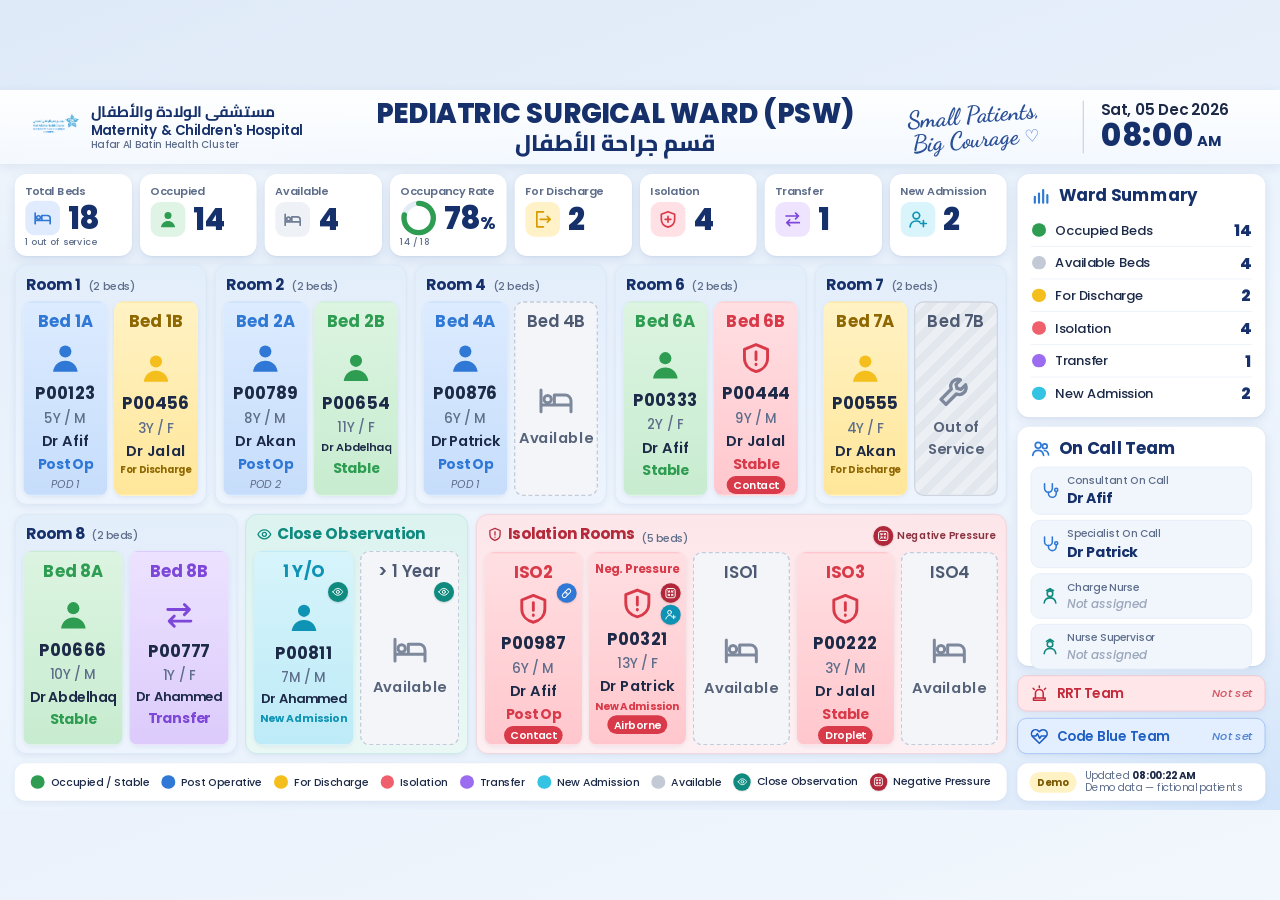
<file: index.html>
<!DOCTYPE html>
<html lang="en">
<head>
  <meta charset="utf-8">
  <meta name="viewport" content="width=device-width, initial-scale=1">
  <meta name="robots" content="noindex, nofollow">
  <meta name="referrer" content="no-referrer">
  <title>PSW Ward Board</title>
  <link rel="icon" href="assets/icons/favicon.svg" type="image/svg+xml">
  <link rel="preconnect" href="https://fonts.googleapis.com">
  <link rel="preconnect" href="https://fonts.gstatic.com" crossorigin>
  <link href="https://fonts.googleapis.com/css2?family=Poppins:wght@400;500;600;700;800&family=Cairo:wght@500;700;800&family=Dancing+Script:wght@600;700&display=swap" rel="stylesheet">
  <link rel="stylesheet" href="css/style.css">
  <link rel="stylesheet" href="css/dashboard.css">
</head>
<body class="tv">
  <div id="viewport">
    <div id="stage" aria-live="off">

      <header class="hdr">
        <div class="brand">
          <div class="logo-slot"><img id="logo" src="assets/logo-placeholder.png" alt="Hospital logo"></div>
          <div class="brand-text">
            <div class="ar brand-ar" id="hospitalNameAr"></div>
            <div class="brand-en" id="hospitalName"></div>
            <div class="brand-cluster" id="cluster"></div>
          </div>
        </div>
        <div class="title">
          <h1 id="deptName"></h1>
          <div class="ar title-ar" id="deptNameAr"></div>
        </div>
        <div class="tagline" id="tagline"></div>
        <div class="clock">
          <div class="clock-date" id="clockDate">&nbsp;</div>
          <div class="clock-time" id="clockTime">&nbsp;</div>
        </div>
      </header>

      <section class="kpis" id="kpis"></section>

      <main class="ward" id="ward"></main>

      <aside class="side">
        <section class="panel summary">
          <h2 id="h-summary"></h2>
          <div id="summary"></div>
        </section>
        <section class="panel oncall">
          <h2 id="h-oncall"></h2>
          <div id="oncall"></div>
        </section>
        <section class="emergency" id="emergency"></section>
      </aside>

      <footer class="ftr">
        <div class="legend" id="legend"></div>
        <div class="sync" id="sync"></div>
      </footer>

      <div class="conn-banner" id="connBanner" role="status" hidden></div>
    </div>
  </div>
  <div class="fs-hint" id="fsHint">Press F or double-click for full screen</div>

  <script src="js/config.js"></script>
  <script src="js/app.js"></script>
  <script src="js/engine.js"></script>
  <script src="js/seed.js"></script>
  <script src="js/api.js"></script>
  <script src="js/dashboard.js"></script>
</body>
</html>
</file>
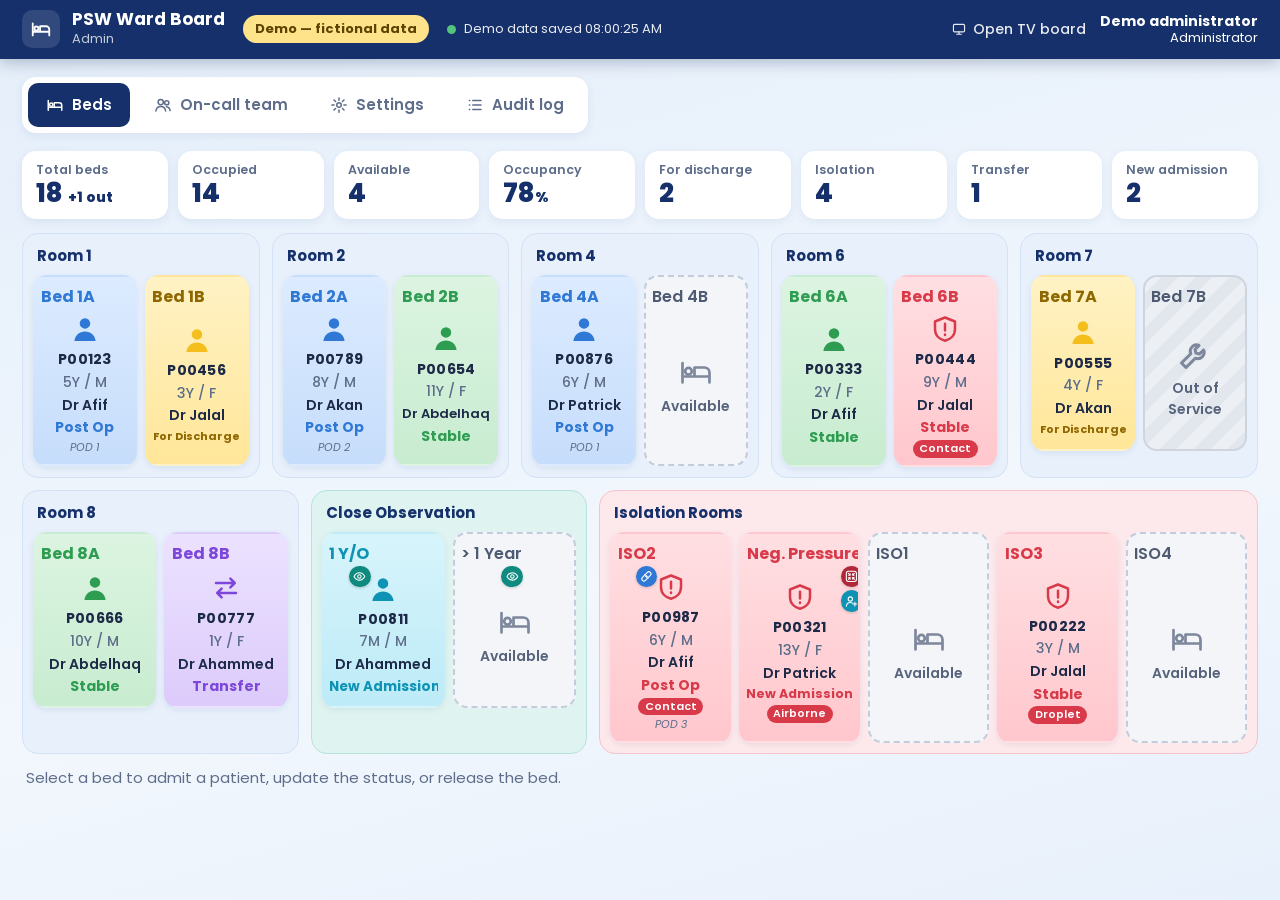
<file: admin/index.html>
<!doctype html>
<html lang="en">
<head>
<meta charset="utf-8">
<title>PSW Ward Board — Admin</title>
<meta name="robots" content="noindex">
<script>location.replace("../admin.html" + location.search + location.hash);</script>
<noscript><meta http-equiv="refresh" content="0; url=../admin.html"></noscript>
</head>
<body><p><a href="../admin.html">Open PSW Admin</a></p></body>
</html>
</file>
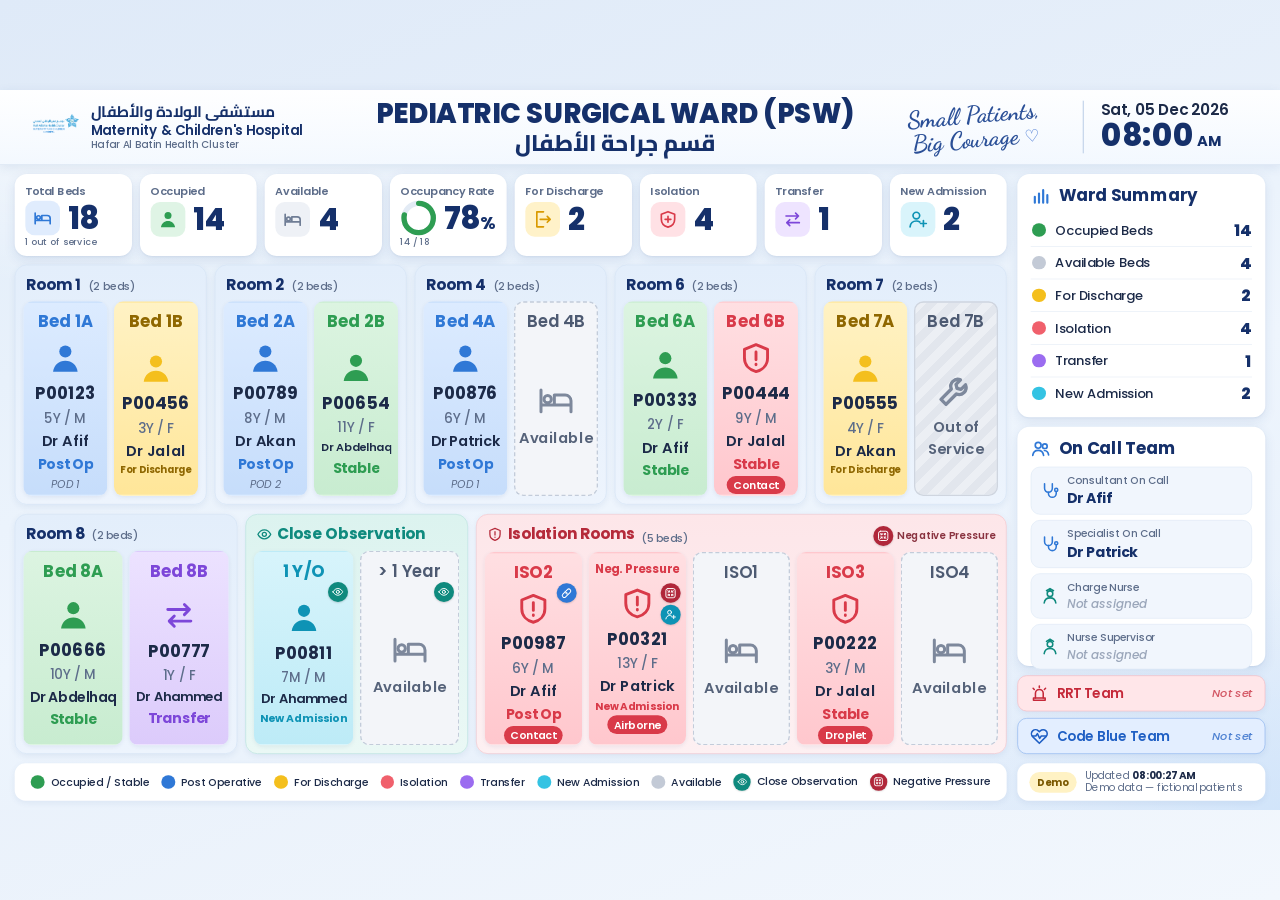
<file: dashboard/index.html>
<!doctype html>
<html lang="en">
<head>
<meta charset="utf-8">
<title>PSW Ward Board — TV dashboard</title>
<meta name="robots" content="noindex">
<script>location.replace("../index.html" + location.search + location.hash);</script>
<noscript><meta http-equiv="refresh" content="0; url=../index.html"></noscript>
</head>
<body><p><a href="../index.html">Open the PSW TV dashboard</a></p></body>
</html>
</file>
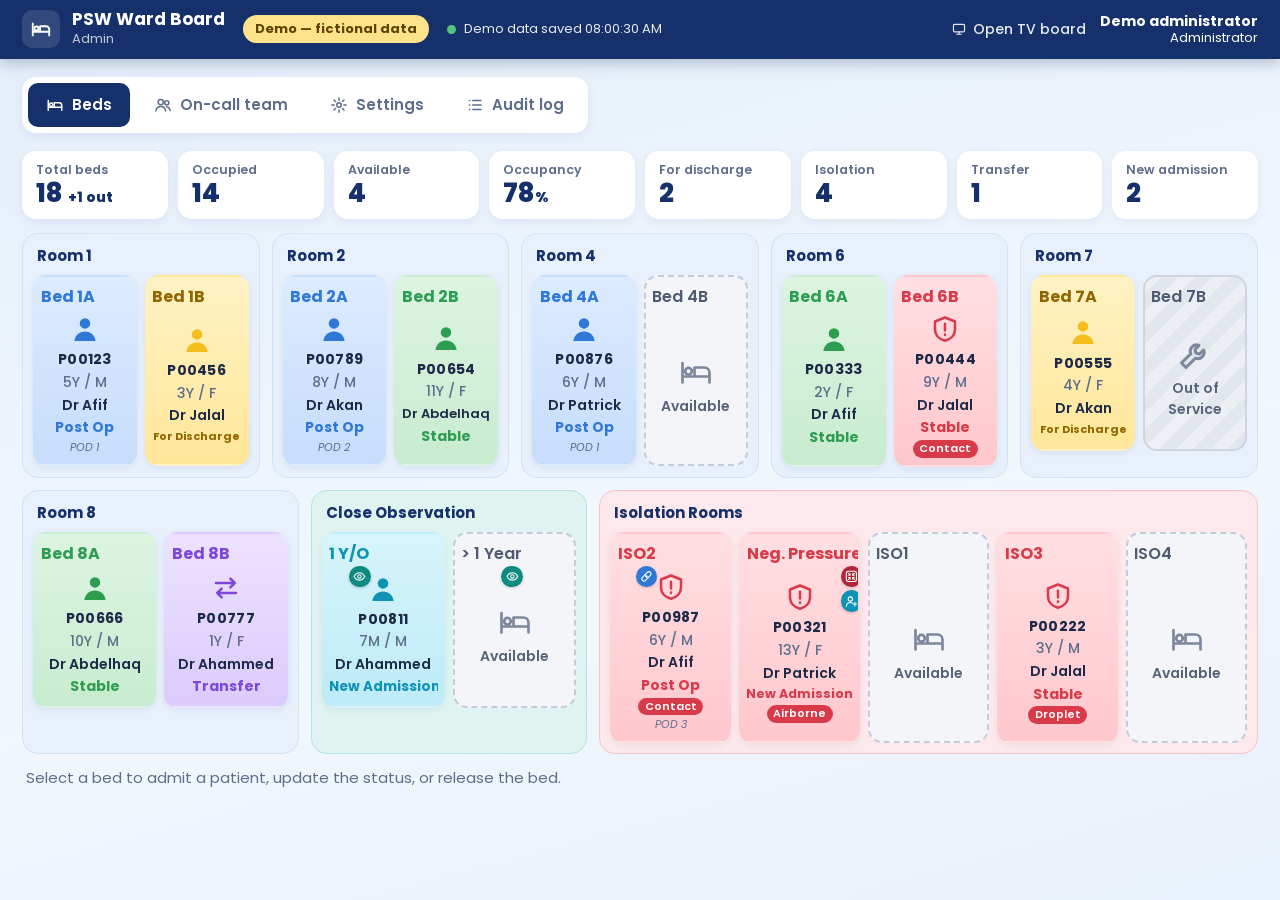
<file: admin.html>
<!DOCTYPE html>
<html lang="en">
<head>
  <meta charset="utf-8">
  <meta name="viewport" content="width=device-width, initial-scale=1">
  <meta name="robots" content="noindex, nofollow">
  <meta name="referrer" content="no-referrer">
  <title>PSW Ward Board — Admin</title>
  <link rel="icon" href="assets/icons/favicon.svg" type="image/svg+xml">
  <link rel="preconnect" href="https://fonts.googleapis.com">
  <link rel="preconnect" href="https://fonts.gstatic.com" crossorigin>
  <link href="https://fonts.googleapis.com/css2?family=Poppins:wght@400;500;600;700;800&family=Cairo:wght@500;700&display=swap" rel="stylesheet">
  <link rel="stylesheet" href="css/style.css">
  <link rel="stylesheet" href="css/admin.css">
</head>
<body class="admin">
  <header class="topbar">
    <div class="tb-brand">
      <span class="tb-mark" id="tbMark"></span>
      <div><div class="tb-title">PSW Ward Board</div><div class="tb-sub">Admin</div></div>
    </div>
    <span class="mode-pill" id="modePill"></span>
    <div class="tb-sync" id="tbSync"></div>
    <div class="tb-right">
      <a class="tb-link" href="index.html" target="_blank" rel="noopener" id="tvLink"></a>
      <div class="tb-user" id="tbUser" hidden></div>
      <button class="btn ghost-light" id="signOut" hidden></button>
    </div>
  </header>

  <!-- Sign-in gate (live mode) -->
  <section class="gate" id="gate" hidden>
    <div class="gate-card">
      <span class="gate-icon" id="gateIcon"></span>
      <h1>Sign in to update the ward board</h1>
      <p>Use the Google account your ward administrator added to the PSW staff list. Your sign-in is checked by the server on every change.</p>
      <div id="gisButton" class="gis"></div>
      <p class="gate-msg" id="gateMsg" role="alert"></p>
      <details class="gate-conn">
        <summary>Connection settings for this device</summary>
        <div id="gateConn"></div>
      </details>
    </div>
  </section>

  <!-- App -->
  <div class="app" id="app" hidden>
    <nav class="tabs" role="tablist" id="tabs"></nav>

    <section class="view" id="view-beds" role="tabpanel">
      <div class="kstrip" id="kstrip"></div>
      <div class="map" id="map"></div>
      <p class="hint">Select a bed to admit a patient, update the status, or release the bed.</p>
    </section>

    <section class="view" id="view-oncall" role="tabpanel" hidden>
      <div class="card">
        <h2>On-call team</h2>
        <p class="lead">Shown on the TV board. Consultant and specialist come from the approved PSW doctor list.</p>
        <div id="oncallForm" class="oc-grid"></div>
        <div class="actions"><button class="btn primary" id="saveOnCall">Save on-call team</button></div>
      </div>
    </section>

    <section class="view" id="view-settings" role="tabpanel" hidden>
      <div class="settings-grid">
        <div class="card" id="cardBoard">
          <h2>Board and emergency numbers</h2>
          <div id="settingsForm" class="form-grid"></div>
          <div class="actions"><button class="btn primary" id="saveSettings">Save settings</button></div>
        </div>
        <div class="col">
          <div class="card" id="cardDoctors">
            <h2>Approved PSW doctors</h2>
            <p class="lead">Doctors assigned to a patient or on call cannot be removed until they are reassigned.</p>
            <div id="doctorList"></div>
            <div class="actions split"><button class="btn" id="addDoctor">Add doctor</button><button class="btn primary" id="saveDoctors">Save doctor list</button></div>
          </div>
          <div class="card" id="cardTv">
            <h2>TV display</h2>
            <div id="tvPanel"></div>
          </div>
          <div class="card">
            <h2>Connection on this device</h2>
            <div id="connPanel"></div>
          </div>
        </div>
      </div>
    </section>

    <section class="view" id="view-audit" role="tabpanel" hidden>
      <div class="card">
        <div class="card-h"><h2>Audit log</h2><button class="btn" id="reloadAudit">Reload</button></div>
        <p class="lead">Every change made through this page. The full log is in the AUDIT LOG sheet.</p>
        <div class="table-wrap"><table class="audit"><thead><tr><th>Time</th><th>User</th><th>Action</th><th>Bed</th><th>Change</th></tr></thead><tbody id="auditBody"></tbody></table></div>
      </div>
    </section>
  </div>

  <!-- Quick bed update -->
  <dialog class="modal" id="bedDialog" aria-labelledby="bedTitle">
    <form method="dialog" id="bedForm" novalidate>
      <div class="modal-h">
        <div><h2 id="bedTitle"></h2><div class="modal-sub" id="bedSub"></div></div>
        <span class="state-pill" id="bedState"></span>
      </div>
      <div class="modal-b">
        <div class="form-grid two">
          <label>Room<input id="f-room" readonly tabindex="-1"></label>
          <label>Bed<input id="f-bed" readonly tabindex="-1"></label>
          <label>Patient code<input id="f-patientCode" autocomplete="off" spellcheck="false" maxlength="12" placeholder="P00123"><small>Code or masked MRN only. Never a name.</small><em class="err" data-for="patientCode"></em></label>
          <div class="pair">
            <label>Age<input id="f-age" autocomplete="off" maxlength="4" placeholder="5Y"><small>12D, 3W, 7M, 5Y</small><em class="err" data-for="age"></em></label>
            <fieldset class="seg"><legend>Gender</legend>
              <label><input type="radio" name="gender" value="M"><span>M</span></label>
              <label><input type="radio" name="gender" value="F"><span>F</span></label>
              <em class="err" data-for="gender"></em>
            </fieldset>
          </div>
          <label>Doctor<select id="f-doctor"></select><em class="err" data-for="doctor"></em></label>
          <label>Patient status<select id="f-patientStatus"></select><em class="err" data-for="patientStatus"></em></label>
          <label>Isolation precaution<select id="f-isolationPrecaution"></select><em class="err" data-for="isolationPrecaution"></em></label>
          <label>Expected discharge<input type="date" id="f-expectedDischarge"><em class="err" data-for="expectedDischarge"></em></label>
          <label class="wide">Clinical note <span class="count" id="noteCount"></span><input id="f-note" maxlength="60" autocomplete="off" placeholder="Brief operational note, e.g. POD 1"><small>Shown on the TV only when privacy mode is off and notes are enabled.</small><em class="err" data-for="note"></em></label>
        </div>
        <p class="form-msg" id="bedMsg" role="alert"></p>
      </div>
      <div class="modal-f">
        <button type="button" class="btn primary" id="bSave">Save</button>
        <button type="button" class="btn st-discharge" id="bDischarge">For discharge</button>
        <button type="button" class="btn st-transfer" id="bTransfer">Transfer</button>
        <button type="button" class="btn danger" id="bAvailable">Mark available</button>
        <span class="spacer"></span>
        <button type="button" class="btn link" id="bService"></button>
        <button type="button" class="btn" id="bCancel">Cancel</button>
      </div>
    </form>
  </dialog>

  <!-- Confirm release -->
  <dialog class="modal small" id="releaseDialog" aria-labelledby="relTitle">
    <form method="dialog" id="relForm">
      <div class="modal-h"><h2 id="relTitle"></h2></div>
      <div class="modal-b">
        <p>Releasing the bed clears the patient from the board. Do this only after the patient has left.</p>
        <fieldset class="radios"><legend>Reason</legend>
          <label><input type="radio" name="reason" value="Discharge completed" checked> Discharge completed</label>
          <label><input type="radio" name="reason" value="Transfer completed"> Transfer completed</label>
          <label><input type="radio" name="reason" value="Other"> Other</label>
        </fieldset>
        <label class="check"><input type="checkbox" id="relConfirm"> The patient has physically left this bed.</label>
        <label class="check"><input type="checkbox" id="relClean"> Keep the bed out of service for cleaning.</label>
        <p class="form-msg" id="relMsg" role="alert"></p>
      </div>
      <div class="modal-f">
        <button type="button" class="btn danger" id="relOk" disabled>Mark available</button>
        <span class="spacer"></span>
        <button type="button" class="btn" id="relCancel">Keep patient in bed</button>
      </div>
    </form>
  </dialog>

  <div class="toasts" id="toasts" aria-live="polite"></div>

  <script src="js/config.js"></script>
  <script src="js/app.js"></script>
  <script src="js/engine.js"></script>
  <script src="js/seed.js"></script>
  <script src="js/api.js"></script>
  <script src="js/admin.js"></script>
</body>
</html>
</file>
<file: css/style.css>
/* PSW Smart Ward Board — shared tokens and bed cards */
:root {
  --bg-1: #dfeaf8;
  --bg-2: #f2f7fd;
  --panel: #ffffff;
  --panel-soft: #edf4fc;
  --line: #d5e2f2;
  --navy: #15306a;
  --ink: #1c2a48;
  --muted: #5d6d8a;
  --shadow: 0 6px 18px rgba(33, 72, 140, .10), 0 1px 3px rgba(33, 72, 140, .08);
  --shadow-sm: 0 3px 10px rgba(33, 72, 140, .08);

  /* status palette */
  --stable: #2e9d52;     --stable-bg: #dcf4e1;   --stable-bg2: #c8ecd0;
  --postop: #2f78d6;     --postop-bg: #dcebff;   --postop-bg2: #c6ddfb;
  --discharge: #b88400;  --discharge-bg: #fff2c4; --discharge-bg2: #ffe699; --discharge-dot: #f4bf1d;
  --isolation: #d93a49;  --isolation-bg: #ffdfe2; --isolation-bg2: #ffc7cd;
  --transfer: #7d47d9;   --transfer-bg: #ece2ff;  --transfer-bg2: #dccbfb;
  --newadm: #0e93b5;     --newadm-bg: #d7f4fb;    --newadm-bg2: #bdebf7;
  --avail: #8390a6;      --avail-bg: #f3f5f9;
  --obs: #0f8a7e;
  --np: #b0273a;

  --font: "Poppins", "Cairo", system-ui, "Segoe UI", Arial, sans-serif;
  --font-ar: "Cairo", "Poppins", "Segoe UI", Tahoma, sans-serif;
  --font-script: "Dancing Script", "Segoe Script", "Brush Script MT", cursive;
}

* { box-sizing: border-box; }
[hidden] { display: none !important; }
html, body { margin: 0; padding: 0; }
body { font-family: var(--font); color: var(--ink); -webkit-font-smoothing: antialiased; }
[lang="ar"] body, .ar { font-family: var(--font-ar); }
.ic { width: 1em; height: 1em; flex: none; display: inline-block; vertical-align: middle; }
button { font-family: inherit; }
:focus-visible { outline: 3px solid #2f78d6; outline-offset: 2px; }

/* ------------------------------------------------------------ bed card */
.bedcard {
  --c: var(--stable); --bg: var(--stable-bg); --bg2: var(--stable-bg2);
  position: relative; display: flex; flex-direction: column; min-width: 0;
  border-radius: 14px; border: 2px solid transparent;
  background: linear-gradient(180deg, var(--bg) 0%, var(--bg2) 100%);
  box-shadow: 0 2px 6px rgba(20, 50, 110, .08);
  color: var(--ink); text-align: center; overflow: hidden; padding: 0; font: inherit;
}
.bedcard.s-stable    { --c: var(--stable);    --bg: var(--stable-bg);    --bg2: var(--stable-bg2); }
.bedcard.s-postop    { --c: var(--postop);    --bg: var(--postop-bg);    --bg2: var(--postop-bg2); }
.bedcard.s-discharge { --c: var(--discharge); --bg: var(--discharge-bg); --bg2: var(--discharge-bg2); }
.bedcard.s-isolation { --c: var(--isolation); --bg: var(--isolation-bg); --bg2: var(--isolation-bg2); }
.bedcard.s-transfer  { --c: var(--transfer);  --bg: var(--transfer-bg);  --bg2: var(--transfer-bg2); }
.bedcard.s-newadm    { --c: var(--newadm);    --bg: var(--newadm-bg);    --bg2: var(--newadm-bg2); }
.bedcard.s-available { --c: var(--avail); background: var(--avail-bg); border: 2px dashed #c3ccda; box-shadow: none; }
.bedcard.s-oos {
  --c: #7a8496; border: 2px solid #cfd5df; box-shadow: none;
  background: repeating-linear-gradient(135deg, #eceff4 0 12px, #e2e6ed 12px 24px);
}

.bc-head { display: flex; align-items: center; justify-content: center; gap: 4px; padding: .5em .4em 0; position: relative; }
.bc-label { font-weight: 700; color: var(--c); white-space: nowrap; overflow: hidden; max-width: 100%; }
.s-available .bc-label, .s-oos .bc-label { color: #4d5a72; font-weight: 600; }
.s-discharge .bc-label { color: #8f6700; }
.bc-badges { position: absolute; top: 2.25em; right: .3em; display: flex; flex-direction: column; gap: 3px; }
.badge {
  display: grid; place-items: center; width: 1.35em; height: 1.35em; border-radius: 50%;
  color: #fff; font-size: .8em; box-shadow: 0 1px 3px rgba(0,0,0,.18);
}
.badge .ic { width: .8em; height: .8em; }
.b-obs { background: var(--obs); }
.b-np { background: var(--np); }
.b-iso { background: var(--isolation); }
.b-postop { background: var(--postop); }
.b-newadm { background: var(--newadm); }
.bc-badges .b-obs, .bc-badges .b-np { order: -1; }

.bc-body { flex: 1; display: flex; flex-direction: column; align-items: center; justify-content: center; gap: .12em; padding: .15em .35em .55em; min-width: 0; width: 100%; }
.bc-icon { color: var(--c); font-size: 2.1em; line-height: 1; margin: .05em 0 .12em; }
.s-discharge .bc-icon { color: var(--discharge-dot); }
.s-available .bc-icon, .s-oos .bc-icon { font-size: 2.6em; color: #7d889c; }
.bc-code { font-weight: 700; letter-spacing: .02em; color: var(--ink); }
.bc-hidden { color: var(--muted); }
.bc-meta { color: var(--muted); font-weight: 500; }
.bc-doc { font-weight: 600; color: var(--ink); }
.bc-status { font-weight: 700; color: var(--c); }
.s-discharge .bc-status { color: #8f6700; }
.bc-iso {
  font-weight: 600; font-size: .78em; color: #fff; background: var(--isolation);
  border-radius: 999px; padding: .08em .6em; max-width: 100%;
}
.bc-note { font-size: .78em; color: var(--muted); font-style: italic; }
.bc-empty { font-weight: 600; color: #56637a; }
.fit { white-space: nowrap; overflow: hidden; max-width: 100%; text-overflow: clip; }

@keyframes pswChanged {
  0% { box-shadow: 0 0 0 0 rgba(47, 120, 214, .0); }
  25% { box-shadow: 0 0 0 6px rgba(47, 120, 214, .45); }
  100% { box-shadow: 0 0 0 0 rgba(47, 120, 214, 0); }
}
.bedcard.changed { animation: pswChanged 2.4s ease-out 2; }
@media (prefers-reduced-motion: reduce) { .bedcard.changed { animation: none; outline: 3px solid var(--postop); } }

/* legend dots */
.dot { width: .95em; height: .95em; border-radius: 50%; display: inline-block; flex: none; }
.dot.stable { background: var(--stable); } .dot.postop { background: var(--postop); }
.dot.discharge { background: var(--discharge-dot); } .dot.isolation { background: #f0606c; }
.dot.transfer { background: #9b6cf0; } .dot.newadm { background: #34c3e3; } .dot.available { background: #c3cad6; }
</file>
<file: css/dashboard.css>
/* PSW Smart Ward Board — TV dashboard. Designed on a fixed 1920×1080 stage, scaled to the screen. */
html, body.tv { width: 100%; height: 100%; overflow: hidden; background: #cfdff2; }
body.tv.hide-cursor { cursor: none; }
#viewport { position: fixed; inset: 0; display: grid; place-items: center; overflow: hidden;
  background: linear-gradient(160deg, var(--bg-1), var(--bg-2)); }
#stage {
  width: 1920px; height: 1080px; flex: none; position: relative;
  /* Safe initial scale prevents iOS Safari from showing only the empty centre of
     the 1920x1080 canvas before JavaScript has measured the visual viewport. */
  --scale: 1;
  transform-origin: center center; transform: scale(var(--scale));
  display: grid; grid-template-columns: 1fr 372px; grid-template-rows: 112px 122px 1fr 56px;
  gap: 14px 16px; padding: 0 22px 14px;
  background:
    radial-gradient(1200px 500px at 10% 0%, rgba(255,255,255,.75), transparent 60%),
    radial-gradient(900px 600px at 100% 100%, rgba(197, 222, 250, .6), transparent 60%),
    linear-gradient(165deg, #e2edf9 0%, #eef5fd 55%, #e4eefa 100%);
  font-size: 19px;
}

/* ------------------------------------------------------------ header */
.hdr {
  grid-column: 1 / -1; margin: 0 -22px; padding: 0 34px;
  display: grid; grid-template-columns: 500px 1fr 300px 262px; align-items: center; gap: 12px;
  background: linear-gradient(180deg, rgba(255,255,255,.95), rgba(244,249,255,.9));
  box-shadow: 0 4px 16px rgba(33, 72, 140, .10); border-bottom: 1px solid #dbe6f4;
}
.brand { display: flex; align-items: center; gap: 18px; min-width: 0; }
.logo-slot { width: 84px; height: 84px; flex: none; display: grid; place-items: center; }
.logo-slot img { max-width: 100%; max-height: 100%; object-fit: contain; }
.brand-text { min-width: 0; line-height: 1.25; }
.brand-ar { font-size: 23px; font-weight: 700; color: var(--navy); }
.brand-en { font-size: 20px; font-weight: 600; color: var(--navy); white-space: nowrap; }
.brand-cluster { font-size: 15px; color: var(--muted); font-weight: 500; }
.title { text-align: center; line-height: 1.1; min-width: 0; }
.title h1 { margin: 0; font-size: 41px; font-weight: 800; color: var(--navy); letter-spacing: .005em; white-space: nowrap; }
.title-ar { font-size: 34px; font-weight: 800; color: var(--navy); margin-top: 2px; }
.tagline {
  font-family: var(--font-script); font-size: 36px; font-weight: 700; color: #2a4f97; line-height: 1;
  transform: rotate(-5deg); text-align: center; white-space: pre-line;
}
.tagline .heart { color: #3b6fd0; font-family: var(--font); font-size: .7em; }
.clock { border-left: 2px solid #c9d8ec; padding-left: 26px; line-height: 1.15; }
.clock-date { font-size: 23px; font-weight: 600; color: var(--ink); }
.clock-time { font-size: 46px; font-weight: 800; color: var(--navy); letter-spacing: .01em; font-variant-numeric: tabular-nums; }
.clock-time small { font-size: 22px; font-weight: 700; margin-left: 4px; }

/* ------------------------------------------------------------ KPI cards */
.kpis { grid-column: 1; grid-row: 2; display: grid; grid-template-columns: repeat(8, 1fr); gap: 12px; }
.kpi {
  background: var(--panel); border-radius: 18px; box-shadow: var(--shadow);
  padding: 14px 14px 10px 16px; display: grid; grid-template-rows: auto 1fr auto; min-width: 0;
}
.kpi-label { font-size: 16.5px; font-weight: 600; color: var(--muted); white-space: nowrap; overflow: hidden; }
.kpi-main { display: flex; align-items: center; gap: 12px; }
.kpi-icon { width: 52px; height: 52px; border-radius: 14px; display: grid; place-items: center; font-size: 30px; flex: none; }
.kpi-value { font-size: 46px; font-weight: 800; color: var(--navy); line-height: 1; font-variant-numeric: tabular-nums; }
.kpi-value .pct { font-size: 26px; font-weight: 700; }
.kpi-sub { font-size: 13.5px; color: var(--muted); font-weight: 500; white-space: nowrap; min-height: 16px; }
.kpi.k-total .kpi-icon { background: #e0ecfd; color: var(--postop); }
.kpi.k-occ .kpi-icon { background: #dff4e5; color: var(--stable); }
.kpi.k-avail .kpi-icon { background: #eef1f6; color: #6f7d95; }
.kpi.k-disc .kpi-icon { background: #fff2c9; color: #d99a00; }
.kpi.k-iso .kpi-icon { background: #ffe1e5; color: var(--isolation); }
.kpi.k-trans .kpi-icon { background: #eee4ff; color: var(--transfer); }
.kpi.k-new .kpi-icon { background: #d9f4fb; color: var(--newadm); }
.ring { width: 54px; height: 54px; flex: none; }
.ring .track { stroke: #e3ebf5; }
.ring .val { stroke: var(--stable); transition: stroke-dashoffset .8s ease; }
.ring.high .val { stroke: #e08a00; }
.ring.full .val { stroke: var(--isolation); }

/* ------------------------------------------------------------ ward map */
.ward { grid-column: 1; grid-row: 3; display: flex; flex-direction: column; gap: 14px; min-height: 0; }
.ward-row { flex: 1; display: flex; gap: 12px; min-height: 0; }
.room {
  display: flex; flex-direction: column; min-width: 0; border-radius: 18px; padding: 10px 12px 12px;
  background: linear-gradient(180deg, #e3eefb, #edf4fd); border: 1px solid #d3e2f5; box-shadow: var(--shadow-sm);
}
.room-h { display: flex; align-items: baseline; gap: 10px; padding: 2px 4px 8px; white-space: nowrap; overflow: hidden; }
.room-h .name { font-size: 23px; font-weight: 700; color: var(--navy); display: inline-flex; align-items: center; gap: 8px; }
.room-h .count { font-size: 16px; color: var(--muted); font-weight: 500; }
.room-beds { flex: 1; display: grid; gap: 10px; min-height: 0; }
.room.t-obs { background: linear-gradient(180deg, #dcf3ef, #eaf8f5); border-color: #b8e3dc; }
.room.t-obs .room-h .name { color: var(--obs); }
.room.t-iso { background: linear-gradient(180deg, #fde6e9, #fdf0f2); border-color: #f5c4cb; }
.room.t-iso .room-h .name { color: #b52a3a; }
.room.t-iso .room-h .np-key { font-size: 15px; color: #8a3340; font-weight: 600; display: inline-flex; align-items: center; gap: 6px; margin-left: auto; }
.np-key .badge { font-size: 17px; }

.tv .bedcard { font-size: 20px; }
.tv .bc-label { font-size: 25px; }
.tv .bc-icon { font-size: 52px; }
.tv .s-available .bc-icon, .tv .s-oos .bc-icon { font-size: 60px; }
.tv .bc-code { font-size: 25px; }
.tv .bc-meta { font-size: 20px; }
.tv .bc-doc { font-size: 22px; }
.tv .bc-status { font-size: 21px; }
.tv .bc-iso { font-size: 16px; }
.tv .bc-note { font-size: 16px; }
.tv .bc-empty { font-size: 22px; }
.tv .badge { font-size: 22px; }

.ward-msg {
  flex: 1; display: grid; place-items: center; text-align: center; background: var(--panel); border-radius: 18px;
  box-shadow: var(--shadow); padding: 40px; color: var(--ink);
}
.ward-msg h2 { font-size: 34px; color: var(--navy); margin: 0 0 10px; }
.ward-msg p { font-size: 22px; color: var(--muted); max-width: 900px; margin: 0 auto; }

/* ------------------------------------------------------------ sidebar */
.side { grid-column: 2; grid-row: 2 / 4; display: flex; flex-direction: column; gap: 14px; min-height: 0; }
.panel { background: var(--panel); border-radius: 18px; box-shadow: var(--shadow); padding: 14px 20px 12px; }
.panel h2 { margin: 0 0 8px; font-size: 25px; font-weight: 700; color: var(--navy); display: flex; align-items: center; gap: 12px; }
.panel h2 .ic { font-size: 30px; color: var(--postop); }
.sum-row { display: flex; align-items: center; gap: 14px; padding: 6.5px 2px; border-bottom: 1px solid #e6edf7; font-size: 19.5px; font-weight: 500; }
.sum-row:last-child { border-bottom: 0; }
.sum-row .dot { font-size: 22px; }
.sum-row .v { margin-left: auto; font-weight: 800; font-size: 24px; color: var(--navy); font-variant-numeric: tabular-nums; }
.oncall { flex: 1; display: flex; flex-direction: column; min-height: 0; }
#oncall { display: flex; flex-direction: column; gap: 8px; flex: 1; justify-content: space-between; }
.oc-row { display: flex; align-items: center; gap: 12px; background: #f1f6fd; border: 1px solid #e0eaf6; border-radius: 14px; padding: 8px 14px; }
.oc-row .ic { font-size: 28px; color: var(--postop); }
.oc-row.nurse .ic { color: var(--obs); }
.oc-role { font-size: 15.5px; color: var(--muted); font-weight: 500; }
.oc-name { font-size: 21px; color: var(--navy); font-weight: 700; white-space: nowrap; overflow: hidden; text-overflow: ellipsis; }
.oc-name.empty { color: #9aa6ba; font-weight: 500; font-style: italic; font-size: 18px; }
.oc-shift { margin-left: auto; font-size: 14px; color: var(--muted); text-align: right; white-space: nowrap; }
.oc-text { min-width: 0; }
.emergency { display: flex; flex-direction: column; gap: 10px; }
.em { display: flex; align-items: center; gap: 12px; border-radius: 14px; padding: 11px 18px; font-size: 20px; font-weight: 600; box-shadow: var(--shadow-sm); }
.em .ic { font-size: 28px; }
.em .ext { margin-left: auto; font-size: 30px; font-weight: 800; font-variant-numeric: tabular-nums; letter-spacing: .02em; }
.em .ext.empty { font-size: 17px; font-weight: 500; font-style: italic; opacity: .75; }
.em.rrt { background: #ffe6e9; color: #c52839; border: 1.5px solid #f6bcc3; }
.em.cb { background: #e3eeff; color: #1f5fc4; border: 1.5px solid #8fb5ee; }

/* ------------------------------------------------------------ footer */
.ftr { grid-column: 1 / -1; grid-row: 4; display: flex; gap: 16px; align-items: stretch; }
.legend { flex: 1; display: flex; align-items: center; justify-content: space-between; gap: 14px; background: var(--panel); border-radius: 16px; box-shadow: var(--shadow-sm); padding: 0 24px; font-size: 16px; font-weight: 500; white-space: nowrap; overflow: hidden; }
.legend span { display: inline-flex; align-items: center; gap: 9px; }
.legend .dot { font-size: 22px; }
.legend .badge { font-size: 19px; }
.sync { width: 372px; flex: none; display: flex; align-items: center; gap: 12px; background: var(--panel); border-radius: 16px; box-shadow: var(--shadow-sm); padding: 0 18px; font-size: 15.5px; color: var(--muted); }
.sync .pill { display: inline-flex; align-items: center; gap: 7px; font-weight: 700; border-radius: 999px; padding: 4px 12px; font-size: 15px; white-space: nowrap; }
.sync .pill.ok { background: #dcf4e1; color: #1f7a3d; }
.sync .pill.ok::before { content: ""; width: 9px; height: 9px; border-radius: 50%; background: #2e9d52; box-shadow: 0 0 0 3px rgba(46,157,82,.25); }
.sync .pill.err { background: #ffe0e3; color: #b3202f; }
.sync .pill.demo { background: #fff2c4; color: #7a5800; }
.sync .when { line-height: 1.2; }
.sync .when b { color: var(--ink); font-variant-numeric: tabular-nums; }
.sync .priv { margin-left: auto; display: inline-flex; align-items: center; gap: 5px; font-size: 14px; color: #1f5fc4; font-weight: 600; }

/* ------------------------------------------------------------ connection states */
.conn-banner {
  position: absolute; left: 50%; top: 124px; transform: translateX(-50%); z-index: 20;
  display: flex; align-items: center; gap: 14px; padding: 12px 28px; border-radius: 999px;
  background: #b3202f; color: #fff; font-size: 22px; font-weight: 600; box-shadow: 0 10px 30px rgba(120, 10, 20, .35);
  white-space: nowrap;
}
.conn-banner .ic { font-size: 28px; }
.conn-banner[hidden] { display: none; }
#stage.stale .ward, #stage.stale .kpis, #stage.stale .summary { filter: grayscale(.85) opacity(.55); }
#stage.stale .conn-banner { background: #7a0d18; }

.fs-hint { position: fixed; bottom: 18px; left: 50%; transform: translateX(-50%); background: rgba(21,48,106,.9); color: #fff;
  padding: 8px 18px; border-radius: 999px; font: 500 14px var(--font); opacity: 0; transition: opacity .4s; pointer-events: none; }
.fs-hint.show { opacity: 1; }


/* iPhone/iPad first-paint fallbacks. JavaScript replaces these values as soon as
   visualViewport is available; these rules keep the board visible if that first
   measurement is delayed by Safari's dynamic browser chrome. */
@media (max-width: 600px) and (orientation: portrait) { #stage { --scale: .20; } }
@media (min-width: 601px) and (max-width: 1100px) and (orientation: portrait) { #stage { --scale: .38; } }
@media (max-height: 600px) and (orientation: landscape) { #stage { --scale: .42; } }

/* ============================================================
   LG TV FIX — center the 1920x1080 stage without cropping.
   Override any older JavaScript inline positioning/transform.
   The dashboard JavaScript should only update --scale.
   ============================================================ */
html, body.tv {
  margin: 0;
  padding: 0;
  width: 100%;
  height: 100%;
  overflow: hidden;
}
#viewport {
  position: fixed;
  inset: 0;
  width: 100%;
  height: 100%;
  display: flex;
  align-items: center;
  justify-content: center;
  overflow: hidden;
}
#stage {
  position: relative !important;
  left: auto !important;
  top: auto !important;
  right: auto !important;
  bottom: auto !important;
  margin: 0 !important;
  flex: 0 0 1920px;
  width: 1920px;
  height: 1080px;
  transform-origin: center center !important;
  transform: scale(var(--scale, 1)) !important;
}
</file>
<file: css/admin.css>
/* PSW Smart Ward Board — Admin */
body.admin { min-height: 100vh; background: linear-gradient(165deg, #e4eefa 0%, #f2f7fd 60%, #e8f0fb 100%); font-size: 15px; }

/* ------------------------------------------------------------ top bar */
.topbar {
  position: sticky; top: 0; z-index: 30; display: flex; align-items: center; gap: 18px;
  padding: 10px 22px; background: var(--navy); color: #fff; box-shadow: 0 4px 14px rgba(10, 30, 70, .25);
}
.tb-brand { display: flex; align-items: center; gap: 12px; }
.tb-mark { width: 38px; height: 38px; border-radius: 10px; background: rgba(255,255,255,.12); display: grid; place-items: center; font-size: 22px; }
.tb-title { font-weight: 700; font-size: 17px; line-height: 1.1; }
.tb-sub { font-size: 13px; opacity: .75; }
.mode-pill { border-radius: 999px; padding: 4px 12px; font-size: 13px; font-weight: 700; }
.mode-pill.demo { background: #ffe38a; color: #5c4300; }
.mode-pill.live { background: #bfeccb; color: #135a2b; }
.tb-sync { font-size: 13px; opacity: .9; display: flex; align-items: center; gap: 8px; }
.tb-sync .d { width: 9px; height: 9px; border-radius: 50%; background: #5bd37d; }
.tb-sync.err .d { background: #ff7a86; }
.tb-right { margin-left: auto; display: flex; align-items: center; gap: 14px; }
.tb-link { color: #fff; text-decoration: none; display: inline-flex; align-items: center; gap: 7px; font-weight: 500; font-size: 14px; opacity: .9; }
.tb-link:hover { opacity: 1; text-decoration: underline; }
.tb-user { font-size: 13px; text-align: right; line-height: 1.2; }
.tb-user b { display: block; font-size: 14px; }

/* ------------------------------------------------------------ buttons & inputs */
.btn {
  display: inline-flex; align-items: center; justify-content: center; gap: 8px; min-height: 44px; padding: 0 18px;
  border-radius: 12px; border: 1.5px solid #c9d6e8; background: #fff; color: var(--ink); font-weight: 600; font-size: 15px; cursor: pointer;
}
.btn:hover:not(:disabled) { border-color: #9fb6d6; background: #f6f9fe; }
.btn:disabled { opacity: .45; cursor: not-allowed; }
.btn.primary { background: var(--postop); border-color: var(--postop); color: #fff; }
.btn.primary:hover:not(:disabled) { background: #2466bd; }
.btn.danger { color: #b3202f; border-color: #eba7af; background: #fff5f6; }
.btn.danger:hover:not(:disabled) { background: #ffe8eb; }
.btn.st-discharge { background: #fff4cf; border-color: #f1cf6a; color: #6d4f00; }
.btn.st-transfer { background: #f1e9ff; border-color: #c9adf6; color: #5a2db0; }
.btn.link { border: 0; background: none; color: var(--muted); text-decoration: underline; padding: 0 6px; }
.btn.ghost-light { background: transparent; color: #fff; border-color: rgba(255,255,255,.35); min-height: 36px; padding: 0 12px; font-size: 13px; }
.btn.busy { position: relative; color: transparent !important; }
.btn.busy::after { content: ""; position: absolute; width: 18px; height: 18px; border-radius: 50%; border: 2.5px solid currentColor; border-color: #fff #fff transparent transparent; animation: spin .8s linear infinite; }
.btn:not(.primary).busy::after { border-color: var(--postop) var(--postop) transparent transparent; }
@keyframes spin { to { transform: rotate(360deg); } }

label { display: flex; flex-direction: column; gap: 5px; font-weight: 600; font-size: 13.5px; color: #3c4b68; }
input, select { width: 100%; min-width: 0; box-sizing: border-box; font: inherit; font-size: 16px; font-weight: 500; color: var(--ink); min-height: 44px; padding: 0 12px; border-radius: 10px; border: 1.5px solid #cbd7e8; background: #fff; }
input[readonly] { background: #f0f4fa; color: var(--muted); }
input:focus, select:focus { border-color: var(--postop); outline: 3px solid rgba(47,120,214,.2); outline-offset: 0; }
label small { font-weight: 400; color: var(--muted); font-size: 12.5px; }
.err { color: #b3202f; font-style: normal; font-size: 12.5px; font-weight: 600; min-height: 0; }
.err:empty { display: none; }
.invalid input, .invalid select, input.invalid, select.invalid { border-color: #d93a49; background: #fff7f8; }
.count { position: absolute; right: 0; top: 0; font-weight: 400; color: var(--muted); font-size: 12px; margin-left: 6px; }

/* ------------------------------------------------------------ gate */
.gate { min-height: calc(100vh - 60px); display: grid; place-items: center; padding: 30px; }
.gate-card { background: #fff; max-width: 520px; width: 100%; border-radius: 22px; box-shadow: var(--shadow); padding: 38px 40px; text-align: center; }
.gate-icon { font-size: 44px; color: var(--postop); }
.gate-card h1 { font-size: 24px; color: var(--navy); margin: 10px 0 8px; }
.gate-card p { color: var(--muted); line-height: 1.55; margin: 0 0 18px; }
.gis { display: flex; justify-content: center; min-height: 44px; }
.gate-msg { color: #b3202f !important; font-weight: 600; margin-top: 14px !important; }
.gate-conn { text-align: left; margin-top: 18px; border-top: 1px solid var(--line); padding-top: 14px; }
.gate-conn summary { cursor: pointer; font-weight: 600; color: var(--muted); }

/* ------------------------------------------------------------ tabs & views */
.app { max-width: 1500px; margin: 0 auto; padding: 18px 22px 40px; }
.tabs { display: flex; gap: 6px; background: #fff; padding: 6px; border-radius: 14px; box-shadow: var(--shadow-sm); width: fit-content; margin-bottom: 18px; }
.tab { display: inline-flex; align-items: center; gap: 8px; border: 0; background: none; padding: 10px 18px; border-radius: 10px; font-weight: 600; font-size: 15px; color: var(--muted); cursor: pointer; min-height: 44px; }
.tab[aria-selected="true"] { background: var(--navy); color: #fff; }
.tab .ic { font-size: 18px; }
.card { background: #fff; border-radius: 18px; box-shadow: var(--shadow); padding: 20px 22px; margin-bottom: 18px; }
.card h2 { margin: 0 0 6px; font-size: 19px; color: var(--navy); }
.card-h { display: flex; align-items: center; justify-content: space-between; gap: 12px; }
.lead { margin: 0 0 16px; color: var(--muted); line-height: 1.5; }
.actions { display: flex; justify-content: flex-end; gap: 10px; margin-top: 18px; }
.actions.split { justify-content: space-between; }
.hint { color: var(--muted); margin: 12px 4px 0; }

/* ------------------------------------------------------------ beds view */
.kstrip { display: grid; grid-template-columns: repeat(8, 1fr); gap: 10px; margin-bottom: 14px; }
.ks { background: #fff; border-radius: 14px; box-shadow: var(--shadow-sm); padding: 10px 14px; }
.ks .l { font-size: 12.5px; color: var(--muted); font-weight: 600; white-space: nowrap; }
.ks .v { font-size: 26px; font-weight: 800; color: var(--navy); line-height: 1.15; }
.ks .v small { font-size: 14px; }
.map { display: flex; flex-direction: column; gap: 12px; }
.map .ward-row { display: flex; gap: 12px; }
.map .room { display: flex; flex-direction: column; min-width: 0; border-radius: 16px; padding: 10px; background: #e7f0fb; border: 1px solid #d3e2f5; }
.map .room.t-obs { background: #dff4f0; border-color: #b8e3dc; }
.map .room.t-iso { background: #fde8eb; border-color: #f5c4cb; }
.map .room-h { font-weight: 700; color: var(--navy); padding: 0 4px 8px; display: flex; gap: 8px; align-items: center; white-space: nowrap; overflow: hidden; }
.map .room-beds { display: grid; gap: 8px; }
.map .bedcard { font-size: 14px; min-height: 176px; cursor: pointer; transition: transform .12s ease, box-shadow .12s ease; }
.map .bedcard:hover { transform: translateY(-2px); box-shadow: 0 6px 16px rgba(20, 50, 110, .18); }
.map .bc-label { font-size: 16px; }
.map .bc-icon { font-size: 30px; }
.map .s-available .bc-icon, .map .s-oos .bc-icon { font-size: 36px; }
.map .badge { font-size: 16px; }

/* ------------------------------------------------------------ modal */
.modal { border: 0; border-radius: 20px; padding: 0; width: min(760px, 96vw); box-shadow: 0 30px 80px rgba(10, 30, 70, .35); color: var(--ink); }
.modal.small { width: min(500px, 96vw); }
.modal::backdrop { background: rgba(15, 30, 60, .45); }
.modal-h { display: flex; align-items: flex-start; justify-content: space-between; gap: 12px; padding: 20px 24px 12px; border-bottom: 1px solid var(--line); }
.modal-h h2 { margin: 0; font-size: 22px; color: var(--navy); }
.modal-sub { color: var(--muted); font-size: 13.5px; margin-top: 2px; }
.modal-b { padding: 16px 24px 6px; max-height: calc(100vh - 220px); overflow: auto; }
.modal-f { display: flex; flex-wrap: wrap; gap: 10px; align-items: center; padding: 14px 24px 20px; border-top: 1px solid var(--line); }
.spacer { flex: 1; }
.state-pill { border-radius: 999px; padding: 5px 14px; font-weight: 700; font-size: 13px; white-space: nowrap; }
.state-pill.s-stable { background: var(--stable-bg); color: #1d6d38; }
.state-pill.s-postop { background: var(--postop-bg); color: #1e5bab; }
.state-pill.s-discharge { background: var(--discharge-bg); color: #6d4f00; }
.state-pill.s-isolation { background: var(--isolation-bg); color: #a61d2c; }
.state-pill.s-transfer { background: var(--transfer-bg); color: #5a2db0; }
.state-pill.s-newadm { background: var(--newadm-bg); color: #0a6c86; }
.state-pill.s-available { background: #eef1f6; color: #4d5a72; }
.state-pill.s-oos { background: #e3e6ec; color: #4d5a72; }
.form-grid { display: grid; grid-template-columns: 1fr; gap: 14px; }
.form-grid.two { grid-template-columns: minmax(0,1fr) minmax(0,1fr); }
.form-grid > *, .pair > * { min-width: 0; }
.form-grid .wide { grid-column: 1 / -1; }
.pair { display: grid; grid-template-columns: minmax(0,1fr) minmax(0,1fr); gap: 12px; }
fieldset { border: 0; padding: 0; margin: 0; }
fieldset legend { font-weight: 600; font-size: 13.5px; color: #3c4b68; margin-bottom: 5px; padding: 0; }
.seg { display: flex; flex-wrap: wrap; gap: 6px; align-content: flex-start; }
.seg legend { width: 100%; }
.seg label { flex: 1; }
.seg input { position: absolute; opacity: 0; pointer-events: none; }
.seg span { display: grid; place-items: center; min-height: 44px; border: 1.5px solid #cbd7e8; border-radius: 10px; font-size: 16px; font-weight: 700; cursor: pointer; background: #fff; }
.seg input:checked + span { background: var(--navy); border-color: var(--navy); color: #fff; }
.seg input:focus-visible + span { outline: 3px solid rgba(47,120,214,.4); }
.seg .err { width: 100%; }
.radios { display: grid; gap: 8px; margin: 10px 0 14px; }
.radios label, .check { flex-direction: row; align-items: center; gap: 10px; font-weight: 500; font-size: 15px; color: var(--ink); }
.radios input, .check input { min-height: 0; width: 20px; height: 20px; }
.check { margin: 8px 0; padding: 10px 12px; background: #f4f7fc; border-radius: 10px; }
.form-msg { color: #b3202f; font-weight: 600; min-height: 1.2em; margin: 10px 0 4px; }
.form-msg.ok { color: #1d6d38; }

/* ------------------------------------------------------------ on-call / settings */
.oc-grid { display: grid; gap: 12px; }
.oc-line { display: grid; grid-template-columns: 200px 1.6fr 1fr .8fr .8fr; gap: 12px; align-items: end; padding: 12px; background: #f4f8fd; border-radius: 14px; }
.oc-line .role { font-weight: 700; color: var(--navy); display: flex; align-items: center; gap: 8px; align-self: center; }
.settings-grid { display: grid; grid-template-columns: 1.1fr 1fr; gap: 18px; align-items: start; }
.settings-grid .col .card:last-child { margin-bottom: 0; }
.form-grid .section { grid-column: 1 / -1; font-weight: 700; color: var(--navy); border-top: 1px solid var(--line); padding-top: 12px; margin-top: 4px; }
#settingsForm { grid-template-columns: 1fr 1fr; }
.logo-edit { display: flex; align-items: center; gap: 14px; }
.logo-edit img { width: 64px; height: 64px; object-fit: contain; border-radius: 12px; background: #f1f5fb; border: 1px solid var(--line); }
.toggle { flex-direction: row; align-items: center; justify-content: space-between; gap: 12px; padding: 10px 12px; background: #f4f8fd; border-radius: 12px; }
.toggle input { width: 22px; height: 22px; min-height: 0; }
.doc-row { display: grid; grid-template-columns: 1fr 150px 90px 44px; gap: 8px; align-items: center; margin-bottom: 8px; }
.doc-row .act { flex-direction: row; align-items: center; gap: 6px; font-weight: 500; }
.doc-row .act input { width: 20px; height: 20px; min-height: 0; }
.icon-btn { width: 44px; height: 44px; border-radius: 10px; border: 1.5px solid #e5c0c5; background: #fff; color: #b3202f; display: grid; place-items: center; cursor: pointer; font-size: 18px; }
.doc-errs { color: #b3202f; font-weight: 600; font-size: 13px; }
.kv { display: grid; grid-template-columns: 150px 1fr; gap: 6px 12px; font-size: 14px; margin-bottom: 12px; }
.kv dt { color: var(--muted); } .kv dd { margin: 0; font-weight: 600; word-break: break-all; }
.tvlink { display: flex; gap: 8px; }
.tvlink input { flex: 1; font-size: 13px; }
.note { background: #fff8e1; border: 1px solid #f3dc92; color: #5c4300; border-radius: 12px; padding: 10px 14px; font-size: 13.5px; line-height: 1.5; }
.note.info { background: #eef5ff; border-color: #c5dafa; color: #1e4a8a; }

/* ------------------------------------------------------------ audit */
.table-wrap { overflow-x: auto; }
table.audit { width: 100%; border-collapse: collapse; font-size: 14px; }
.audit th { text-align: left; color: var(--muted); font-weight: 600; padding: 8px 10px; border-bottom: 2px solid var(--line); white-space: nowrap; }
.audit td { padding: 9px 10px; border-bottom: 1px solid #edf2f8; vertical-align: top; }
.audit td.t { white-space: nowrap; font-variant-numeric: tabular-nums; }
.audit .act { font-weight: 700; font-size: 12px; background: #eef3fa; border-radius: 6px; padding: 2px 8px; white-space: nowrap; }
.audit .chg { color: var(--muted); font-size: 13px; }
.audit .chg b { color: var(--ink); font-weight: 600; }

/* ------------------------------------------------------------ toasts */
.toasts { position: fixed; right: 20px; bottom: 20px; display: flex; flex-direction: column; gap: 10px; z-index: 100; }
.toast { background: var(--navy); color: #fff; border-radius: 12px; padding: 12px 18px; font-weight: 500; box-shadow: 0 10px 30px rgba(10,30,70,.3); max-width: 420px; display: flex; gap: 10px; align-items: center; }
.toast.err { background: #a61d2c; }
.toast .ic { font-size: 20px; }

@media (max-width: 1100px) {
  .kstrip { grid-template-columns: repeat(4, 1fr); }
  .settings-grid { grid-template-columns: 1fr; }
  .map .ward-row { flex-wrap: wrap; }
  .map .room { flex-basis: 45% !important; }
  .oc-line { grid-template-columns: 1fr 1fr; }
  .oc-line .role { grid-column: 1 / -1; }
}
@media (max-width: 640px) {
  .topbar { flex-wrap: wrap; }
  .tb-sync { display: none; }
  .form-grid.two, #settingsForm { grid-template-columns: 1fr; }
  .map .room { flex-basis: 100% !important; }
  .app { padding: 12px; }
  .tabs { width: 100%; overflow-x: auto; }
}

label.wide { position: relative; }
.seg { border: 0; padding: 0; margin: 0; min-width: 0; }
.seg legend { padding: 0; font-weight: 600; font-size: 13.5px; color: #3c4b68; margin-bottom: 5px; }
input:where([type=checkbox], [type=radio]) { width: auto; min-height: 0; }
</file>
